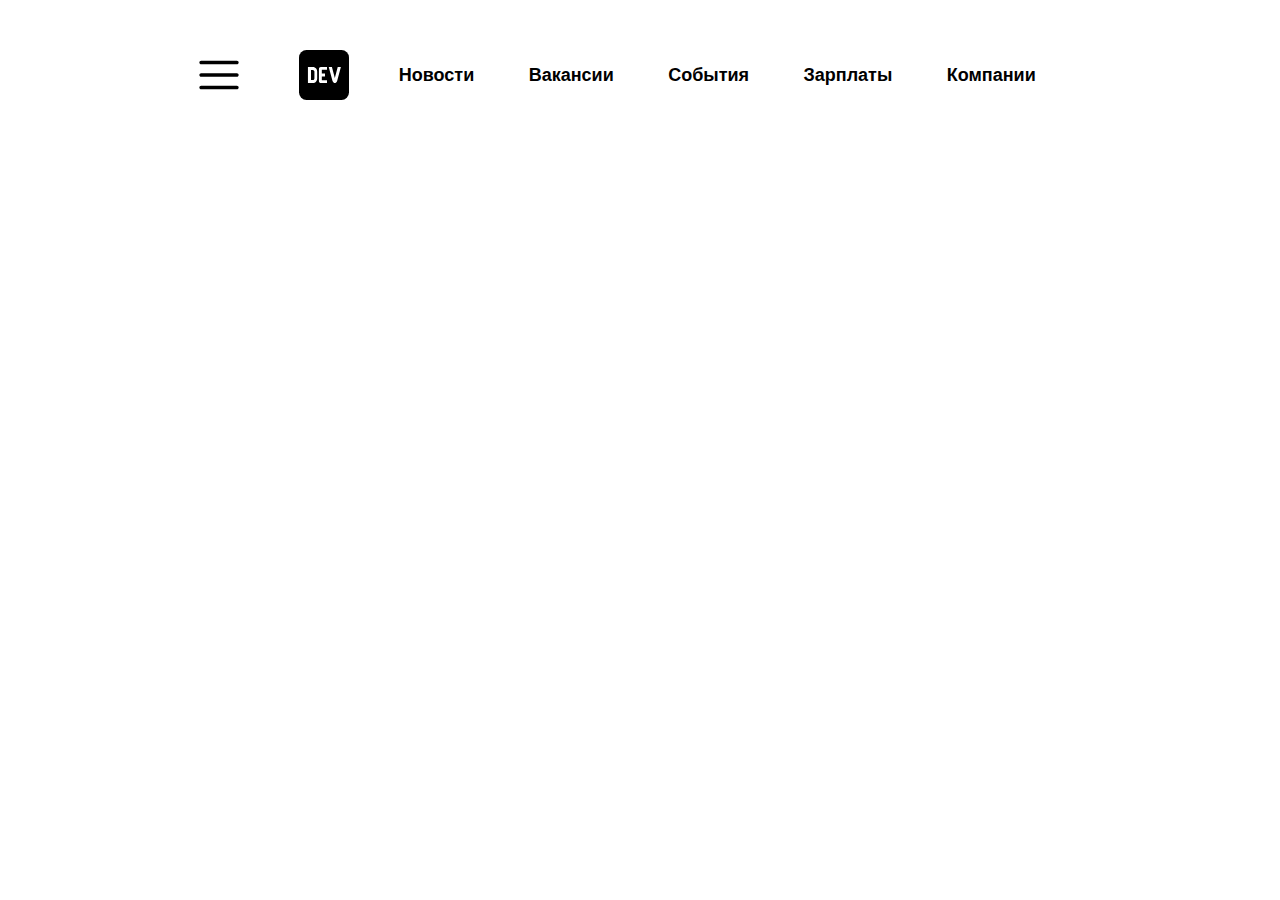
<file: JS10.3/index.html>
<!DOCTYPE html>
<html lang="en">

<head>
    <meta charset="UTF-8">
    <meta http-equiv="X-UA-Compatible" content="IE=edge">
    <meta name="viewport" content="width=device-width, initial-scale=1.0">
    <link rel="stylesheet" href="style.css">
    <title>Document</title>
</head>

<body>
    <header>
        <div class="container">
            <div class="items">
                <div class="item1">
                    <button class="opened"><img src="images/burger-checklist-list-menu-navigation-svgrepo-com (1).svg"
                            alt="" class="menu"></button>
                    <img src="images/dev-to-svgrepo-com.svg" alt="" class="logo">
                </div>
                <div class="item2">
                    <ul>
                        <li> <a href="#">Новости</a> </li>
                        <li> <a href="#">Вакансии</a> </li>
                        <li> <a href="#">События</a> </li>
                        <li> <a href="#">Зарплаты</a> </li>
                        <li> <a href="#">Компании</a> </li>
                    </ul>
                </div>
            </div>
            <div class="info">
                <button class="closed"><img src="images/cross-small-svgrepo-com.svg" alt="" class="cross"></button>
                <div class="all">
                    <input type="text"><button class="search"><img src="images/search-svgrepo-com.svg" alt="" class="searching"></button>
                </div>
                <div class="click">
                    <ul>
                        <li> <a href="#">Новости</a> </li>
                        <li> <a href="#">Вакансии</a> </li>
                        <li> <a href="#">События</a> </li>
                        <li> <a href="#">Зарплаты</a> </li>
                        <li> <a href="#">Компании</a> </li>
                        <li> <a href="#">Корпблоги</a> </li>
                        <li> <a href="#">ИТ-курсы</a> </li>
                        <li> <a href="#">ИТ-обучение</a> </li>
                        <li> <a href="#">News in English</a> </li>
                        <li> <a href="#">FIN(Tech)</a> </li>
                    </ul>
                </div>
            </div>
        </div>
    </header>
    <script src="scripts.js"></script>
</body>

</html>
</file>
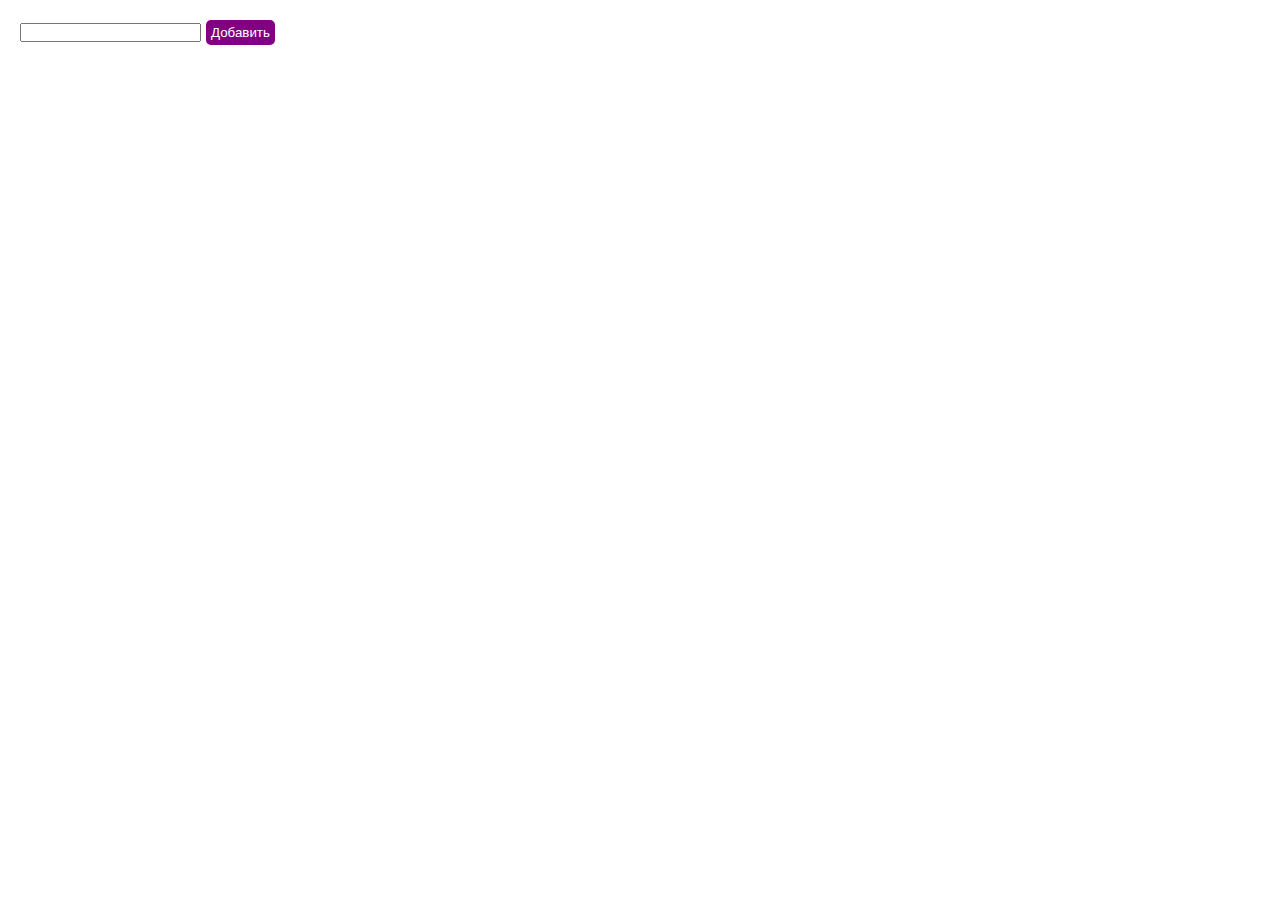
<file: JS10.4/index.html>
<!DOCTYPE html>
<html lang="en">
<head>
    <meta charset="UTF-8">
    <meta http-equiv="X-UA-Compatible" content="IE=edge">
    <meta name="viewport" content="width=device-width, initial-scale=1.0">
    <title>Document</title>
    <link rel="stylesheet" href="style.css">
</head>
<body>
    <form>
        <input type="text" class="add"><button class="click">Добавить</button>
    </form>
    <ul></ul>
    <script src="scripts.js"></script>
</body>
</html>
</file>
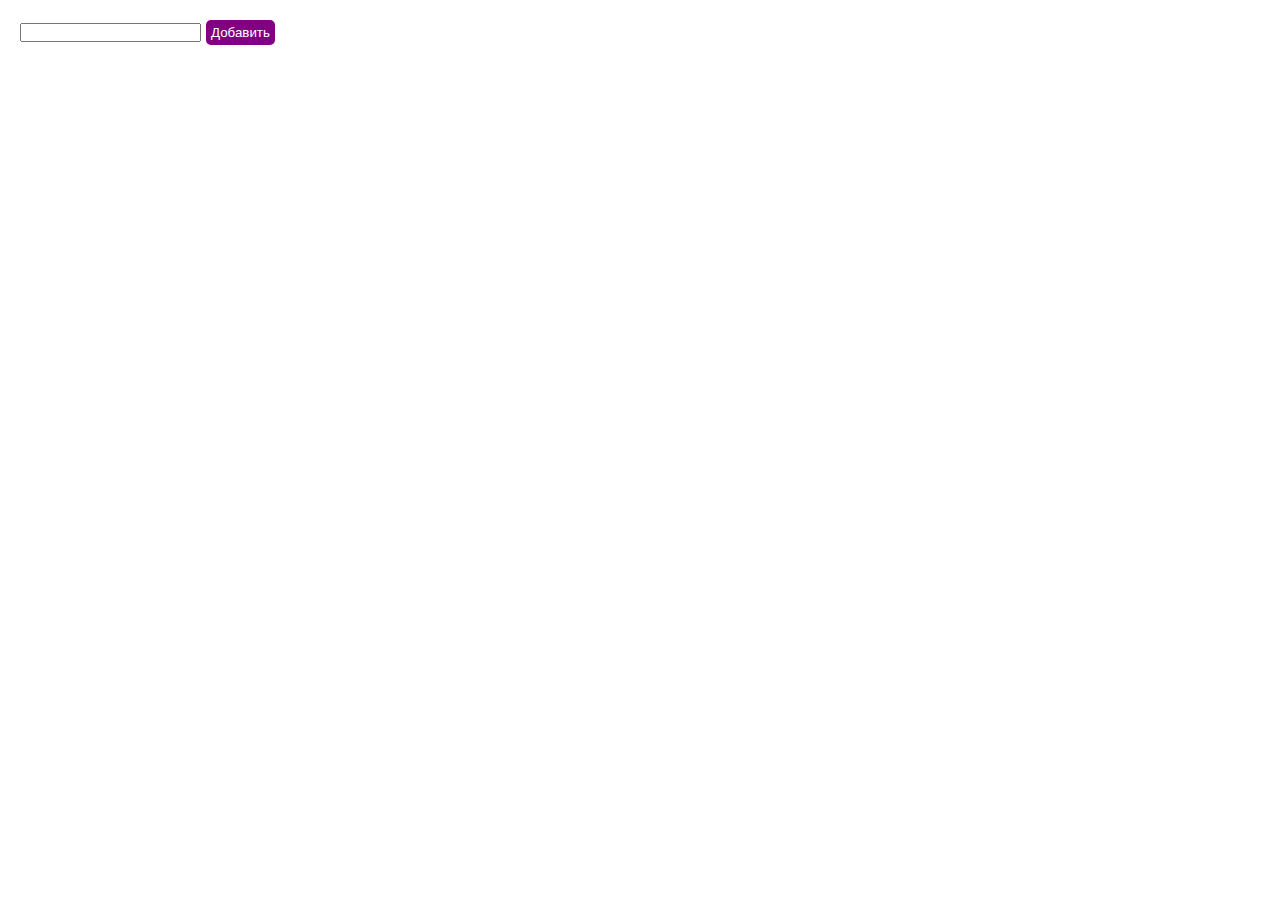
<file: JS11.2/index.html>
<!DOCTYPE html>
<html lang="en">

<head>
    <meta charset="UTF-8">
    <meta http-equiv="X-UA-Compatible" content="IE=edge">
    <meta name="viewport" content="width=device-width, initial-scale=1.0">
    <title>Document</title>
    <link rel="stylesheet" href="style.css">
</head>

<body>
    <form>
        <input type="text" class="add"><button class="click">Добавить</button>
    </form>
    <ul></ul>
    <script src="scripts.js"></script>
</body>

</html>
</file>
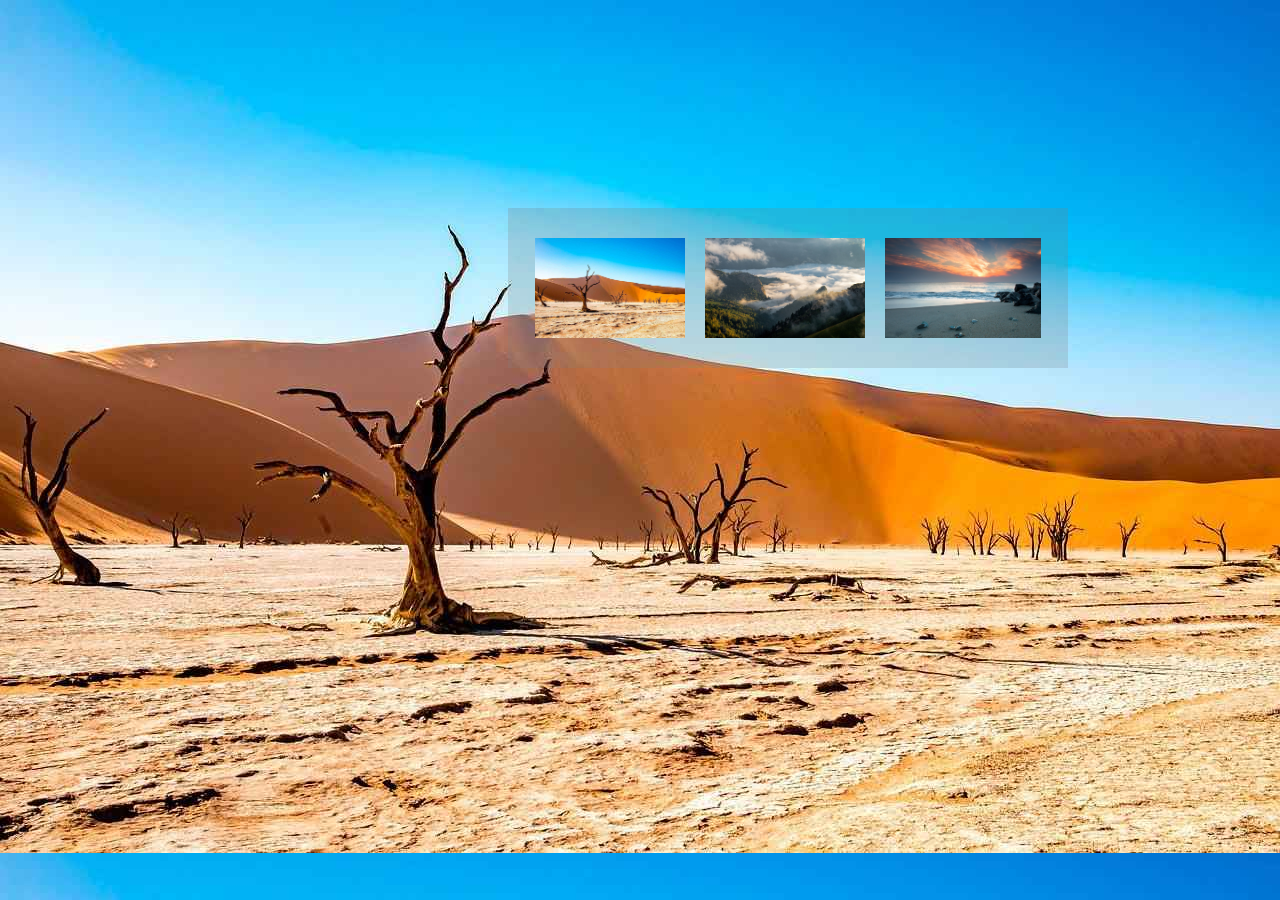
<file: JS11.3/index.html>
<!DOCTYPE html>
<html lang="en">
<head>
    <meta charset="UTF-8">
    <meta http-equiv="X-UA-Compatible" content="IE=edge">
    <meta name="viewport" content="width=device-width, initial-scale=1.0">
    <link rel="stylesheet" href="style.css">
    <title>Document</title>
</head>
<body>
    <div class="">
        <img src="images/pustynya-v-namibii.jpg" alt="" class="formarg">
        <img src="images/1623404021_8-oir_mobi-p-les-gori-tuman-priroda-krasivo-foto-8.jpg" alt="" class="formarg ">
        <img src="images/1651044647_16-vsegda-pomnim-com-p-poberezhe-okeana-foto-33.jpg" alt="">
    </div>
    <script src="scripts.js"></script>
</body>
</html>
</file>
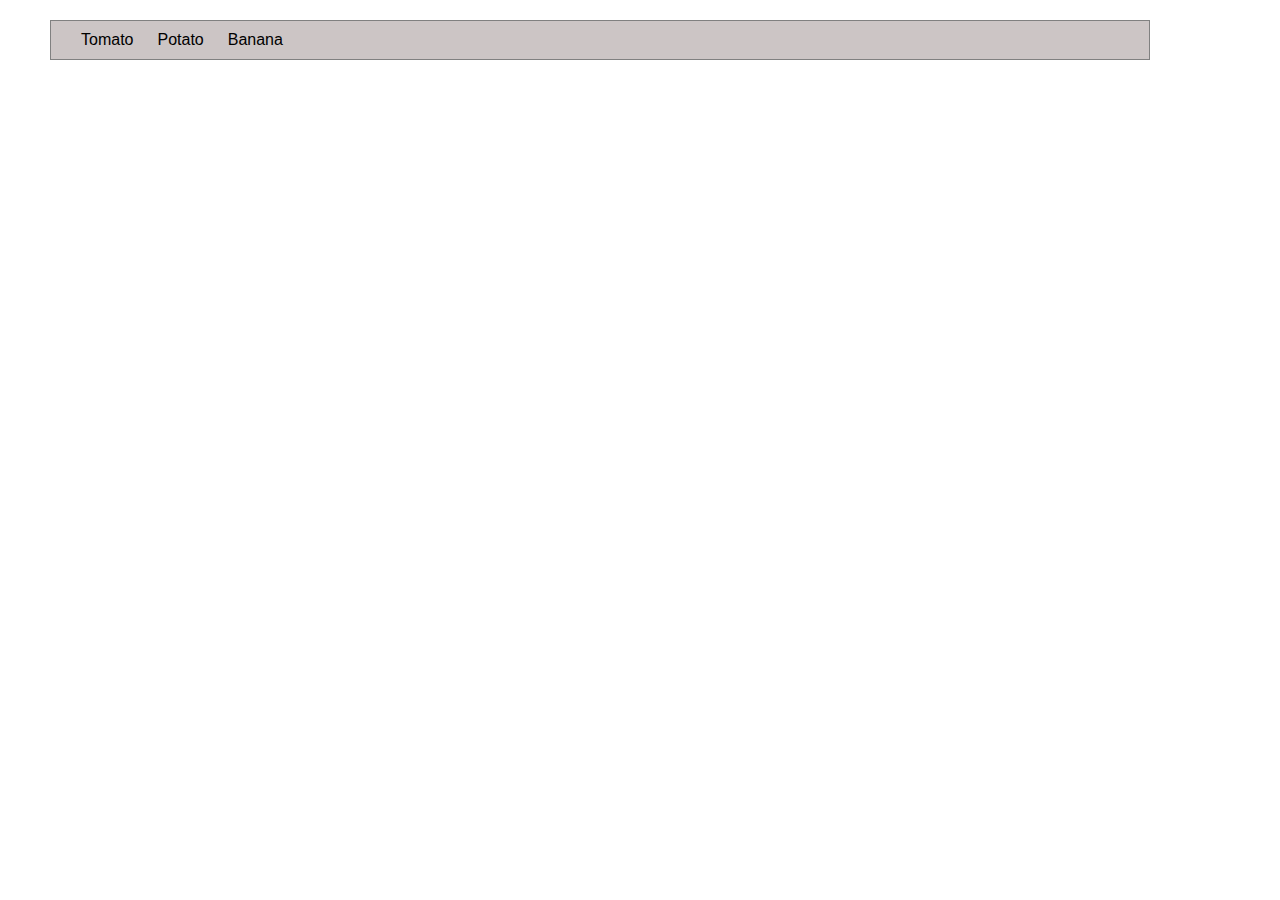
<file: JS12.1/index.html>
<!DOCTYPE html>
<html lang="en">

<head>
    <meta charset="UTF-8">
    <meta http-equiv="X-UA-Compatible" content="IE=edge">
    <meta name="viewport" content="width=device-width, initial-scale=1.0">
    <link rel="stylesheet" href="style.css">
    <title>Document</title>
</head>

<body>
    <nav class="tabs">
        <button id="first">Tomato</button>
        <button id="second">Potato</button>
        <button id="third">Banana</button>
    </nav>
    <div id="first-content" class="tabcontent" class="active">
        <h3>Tomato</h3>
        <p>Lorem ipsum dolor sit, amet consectetur adipisicing elit. Eaque sequi labore, amet minima nisi nostrum
            consectetur voluptas magnam laudantium modi neque architecto iste, voluptatum debitis harum aspernatur sunt
            excepturi vero. Illo nobis sequi harum blanditiis ut? Similique odit sunt dolor? Rerum quam voluptas
            similique pariatur doloribus eligendi excepturi inventore adipisci!</p>
    </div>
    <div id="second-content" class="tabcontent" class="active">
        <h3>Potato</h3>
        <p>Lorem ipsum dolor sit, amet consectetur adipisicing elit. Officiis provident facilis odit perferendis dolorum
            minus! Excepturi maiores pariatur reprehenderit voluptates, repudiandae facilis quasi temporibus iure nam
            laudantium, perspiciatis labore suscipit, provident similique maxime delectus ea adipisci corporis! Neque
            illum odio placeat eius nemo maxime voluptatibus deleniti eum aut animi. Alias, explicabo sint? Ad mollitia
            vitae commodi harum delectus ut, dicta, nostrum praesentium perferendis modi recusandae sint dolorum quidem
            animi quibusdam adipisci amet eaque libero quo dolor velit! Atque, harum perferendis.</p>
    </div>
    <div id="third-content" class="tabcontent" class="active">
        <h3>Banana</h3>
        <p>Lorem ipsum dolor sit amet consectetur adipisicing elit. Amet inventore nesciunt, delectus dicta optio velit
            aliquam soluta eaque, reprehenderit aspernatur aliquid excepturi officiis consequatur, nihil blanditiis
            dolorum pariatur. Nostrum molestias officia, dolore porro sint minus laudantium corporis inventore quo
            explicabo repudiandae odio dignissimos quas vero magnam, molestiae itaque? Aperiam voluptatum ut sapiente
            placeat rerum! Eaque, sunt impedit! Delectus vitae corporis nostrum pariatur reiciendis ex earum eligendi
            corrupti? Doloribus, ut. Magni commodi ut praesentium autem fugiat maxime, excepturi aperiam velit facilis
            consectetur impedit suscipit architecto repellendus, mollitia id? Porro praesentium, quisquam perferendis
            placeat facilis ab temporibus voluptatem explicabo. Totam, illo possimus?</p>
    </div>
    <script src="scripts.js"></script>
</body>

</html>
</file>
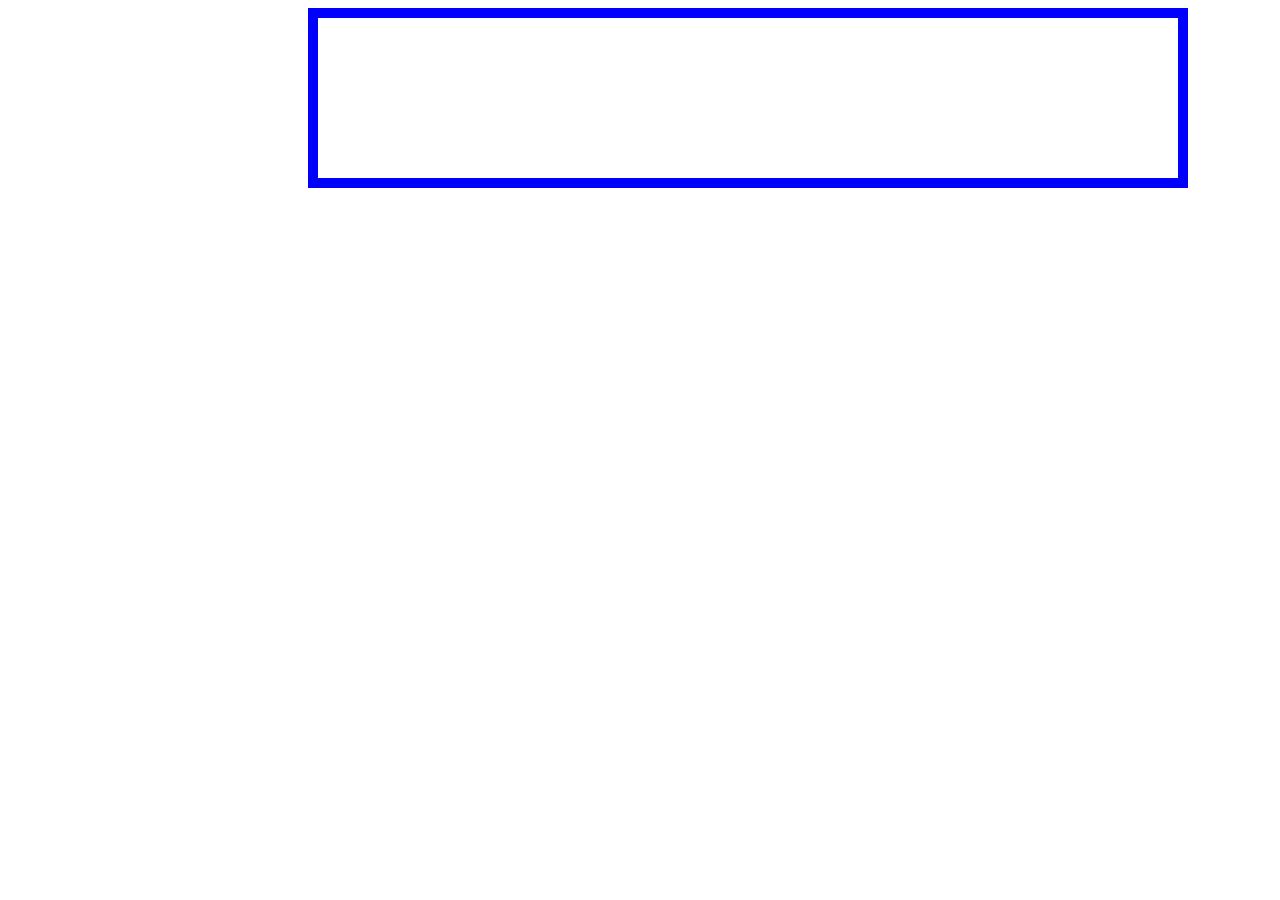
<file: JS12.3.1/index.html>
<!DOCTYPE html>
<html lang="en">
<head>
    <meta charset="UTF-8">
    <meta http-equiv="X-UA-Compatible" content="IE=edge">
    <meta name="viewport" content="width=device-width, initial-scale=1.0">
    <link rel="stylesheet" href="style.css">
    <title>Document</title>
</head>
<body>
    <div class="block">
    </div>
    <script src="scripts.js"></script>
</html>
</file>
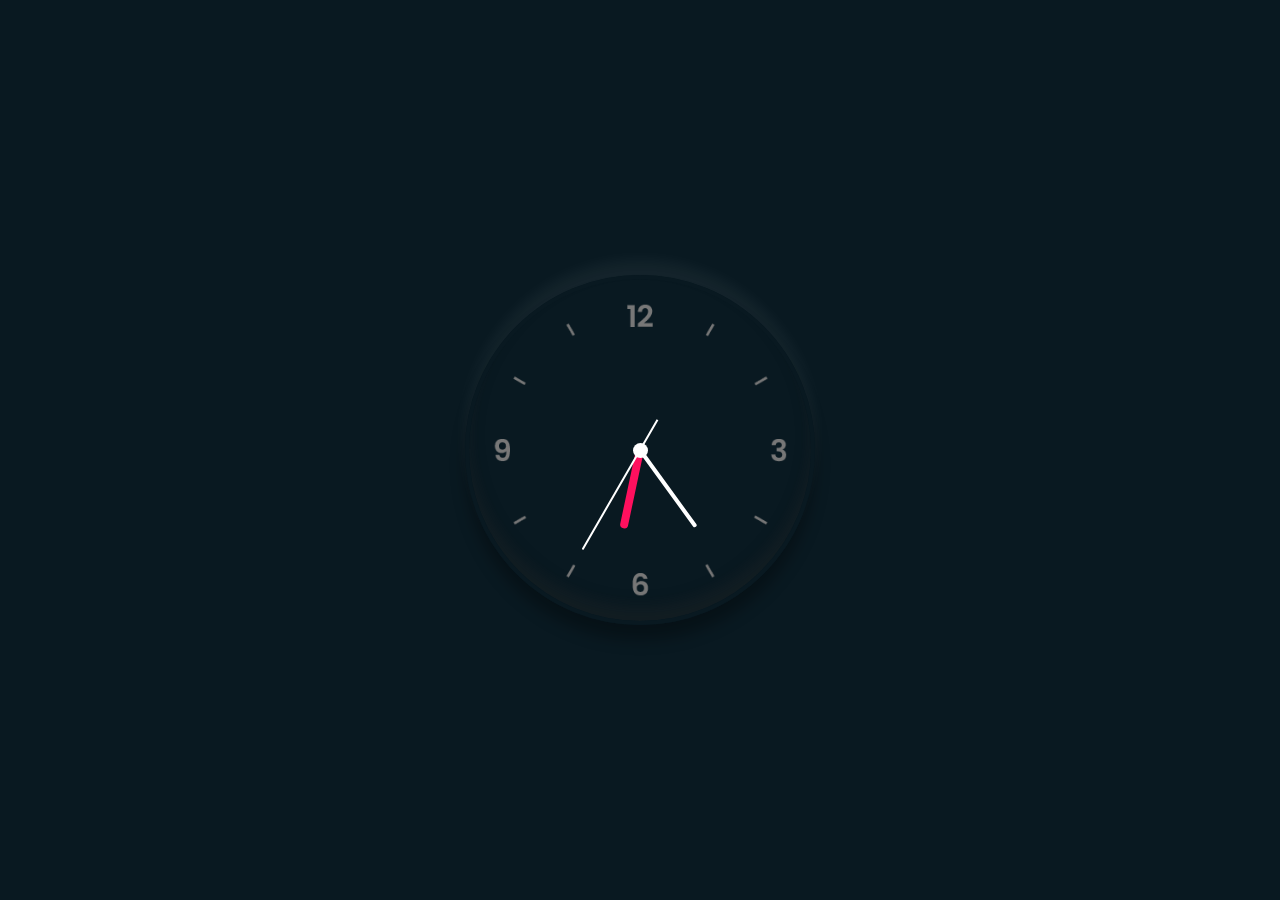
<file: JS12.3.2/index.html>
<!DOCTYPE html>
<html lang="en">
<head>
    <meta charset="UTF-8">
    <meta http-equiv="X-UA-Compatible" content="IE=edge">
    <meta name="viewport" content="width=device-width, initial-scale=1.0">
    <link rel="stylesheet" href="style.css">
    <title>Document</title>
</head>
<body>
    <div class="clock">
        <div class="hour">
            <div class="hr" id="hr"></div>
        </div>
        <div class="min">
            <div class="mn" id="mn"></div>
        </div>
        <div class="sec">
            <div class="sc" id="sc"></div>
        </div>
    </div>
    <script src="scripts.js"></script>
</body>
</html>
</file>
<file: JS10.3/style.css>
*{
    padding: 0%;
    margin: 0%;
    box-sizing: border-box;
}

body{
    font-family: Arial, Helvetica, sans-serif;
    position:relative;
}

header{
    margin-top: 50px;
}

.opened{
    border: none;
    background-color: transparent;
    cursor: pointer;
    margin-right: 50px;
    width: 50px;
}

.menu{
    width: 50px;
}

.container{
    max-width: 1000px;
    margin: auto;
}

.logo{
    width: 50px;
    margin-right: 50px;
}

ul{
    color: transparent;
}

.items li{
    display: inline-block;
    color: black;
    text-decoration: none;
}

.items li a{
    display: inline-block;
    color: black;
    text-decoration: none;
    padding-right: 50px;
    font-size: large;
    font-weight: bolder;
}

.items{
    display: flex;
    line-height: 50px;
    justify-content: center;
}

.search{
    border: none;
    background-color: transparent;
    line-height: 40px;
    cursor: pointer;
}

input{
    border: none;
    background-color: transparent;
    padding-left: 10px;
}

input:focus{
    outline:none;
}

input{
    padding: 10px;
    width: 80%;
}

.all{
    background-color: white;
    border-radius: 10px 10px 0px 0px;
    height: 40px;
    border: 1px solid black;
}

.info{
    width: 0px;
    opacity: 0;
    visibility: visible;
    display: none;
    position: absolute;
}

.click li{
    display: inline-block;
}


.click li a{
    color: black;
    text-decoration: none;
    display: inline-block;
    padding-right: 20px;
    padding-bottom: 10px;
}

.click{
    border: 1px solid black;
    padding-left: 30px;
}

.closed{
    position: absolute;
    top: -70px;
    width: 50px;
    height: 50px;
    border: none;
    background-color: transparent;
    left: 20px;
    margin-right: 50px;
    cursor: pointer;
}

.cross{
    width: 50px;
    line-height: 50px;
}

.searching{
    width: 30px;
}

.all.open{
    background-color: rgba(128, 128, 128, 0.413);
}
</file>
<file: JS10.4/style.css>
*{
    margin: 0;
    padding: 0;
    box-sizing: border-box;
}

body{
    font-family: Arial, Helvetica, sans-serif;
}

.click{
    margin-left: 5px;
    padding: 5px;
    background-color: purple;
    color: white;
    border: none;
    border-radius: 5px;
}

input{
    color: purple;
}

input:focus{
    outline: none;
}

form{
    margin-top: 20px;
    margin-left: 20px;
}

ul{
    margin-left: 20px;
    text-decoration: none;
    list-style: none;
}
</file>
<file: JS11.2/style.css>
* {
    margin: 0;
    padding: 0;
    box-sizing: border-box;
}

body {
    font-family: Arial, Helvetica, sans-serif;
}

.click {
    margin-left: 5px;
    padding: 5px;
    background-color: purple;
    color: white;
    border: none;
    border-radius: 5px;
}

input {
    color: purple;
}

input:focus {
    outline: none;
}

form {
    margin-top: 20px;
    margin-left: 20px;
}

ul {
    margin-left: 20px;
    text-decoration: none;
    list-style: none;
}
</file>
<file: JS11.3/style.css>
body {
    position: relative;
    background-size: cover;
}

img {
    width: 200px;
    height: 100px;
    transition: 0.1s;
}

div {
    position: absolute;
    display: flex;
    justify-content: center;
    align-items: center;
    top: 200px;
    background-color: rgba(128, 128, 128, 0.236);
    padding: 30px;
    width: 500px;
    left: 500px;
}

img:active {
    transform: scale(1.2);
}

.formarg {
    margin-right: 20px;
}
</file>
<file: JS12.1/style.css>
*{
    margin: 0px;
    padding: 0px;
    box-sizing: border-box;
}

body{
    border: 1px solid grey;
    margin-top: 20px;
    width: 1100px;
    margin-left: 50px;
}
button{
    border: none;
    outline: none;
    font-size: 16px;
    padding-left: 10px;
    background-color: rgb(204, 197, 197);
    transition: 0.3s;
    text-align: center;
    padding: 10px
}

div{
    padding: 10px 10px 10px 10px;
    display: none;
}

.tabs{
    background-color: rgb(204, 197, 197);
    padding-left: 20px;
}

.tabs button:hover{
    background-color: #ddd;
}
.tabs button:active{
    background-color: #ccc;
}
</file>
<file: JS12.3.1/style.css>
body{
    font-family: Arial, Helvetica, sans-serif;
}

.block{
    width: 700px;
    border: 10px solid blue;
    margin-left: 300px;
    padding: 80px;
}

.time{
    text-align: center;
    font-size: 50px;
    color: purple;
}
</file>
<file: JS12.3.2/style.css>
* {
    margin: 0px;
    padding: 0px;
    box-sizing: border-box;
}

body {
    display: flex;
    justify-content: center;
    align-items: center;
    min-height: 100vh;
    background: #091921;
}

.clock {
    width: 350px;
    height: 350px;
    display: flex;
    justify-content: center;
    align-items: center;
    background: url(images/clock.png);
    background-size: cover;
    border: 4px solid #091921;
    border-radius: 50%;
    box-shadow: 0 -15px 15px rgba(255, 255, 255, 0.05),
        inset 0 -15px 15px rgba(255, 255, 255, 0.05),
        0 15px 15px rgba(0, 0, 0, 0.3),
        inset 0 -15px 15px rgba(0, 0, 0, 0.3);
}

.clock:before {
    content: '';
    position: absolute;
    width: 15px;
    height: 15px;
    background: #fff;
    border-radius: 50%;
    z-index: 10000;
}

.clock .hour,
.clock .min,
.clock .sec {
    position: absolute;
}

.clock .hour, .hr{
    width: 160px;
    height: 160px;
}

.clock .min, .mn{
    width: 190px;
    height: 190px;
}

.clock .sec, .sc{
    width: 230px;
    height: 230px;
}

.hr, .mn, .sc{
    display: flex;
    justify-content: center;
    /*align-items: center ;*/
    position: absolute;
    border-radius: 50%;
}

.hr:before{
    content: '';
    position: absolute;
    width: 8px;
    height: 80px;
    z-index: 10px;
    background: #ff105e;
    border-radius: 6px 6px 0 0;
}

.mn:before{
    content: '';
    position: absolute;
    width: 4px;
    height: 90px;
    z-index: 10px;
    background: #fff;
    z-index: 11;
    border-radius: 6px 6px 0 0;
}

.sc:before{
    content: '';
    position: absolute;
    width: 2px;
    height: 150px;
    z-index: 10px;
    background: #fff;
    z-index: 11;
    border-radius: 6px 6px 0 0;
}
</file>
